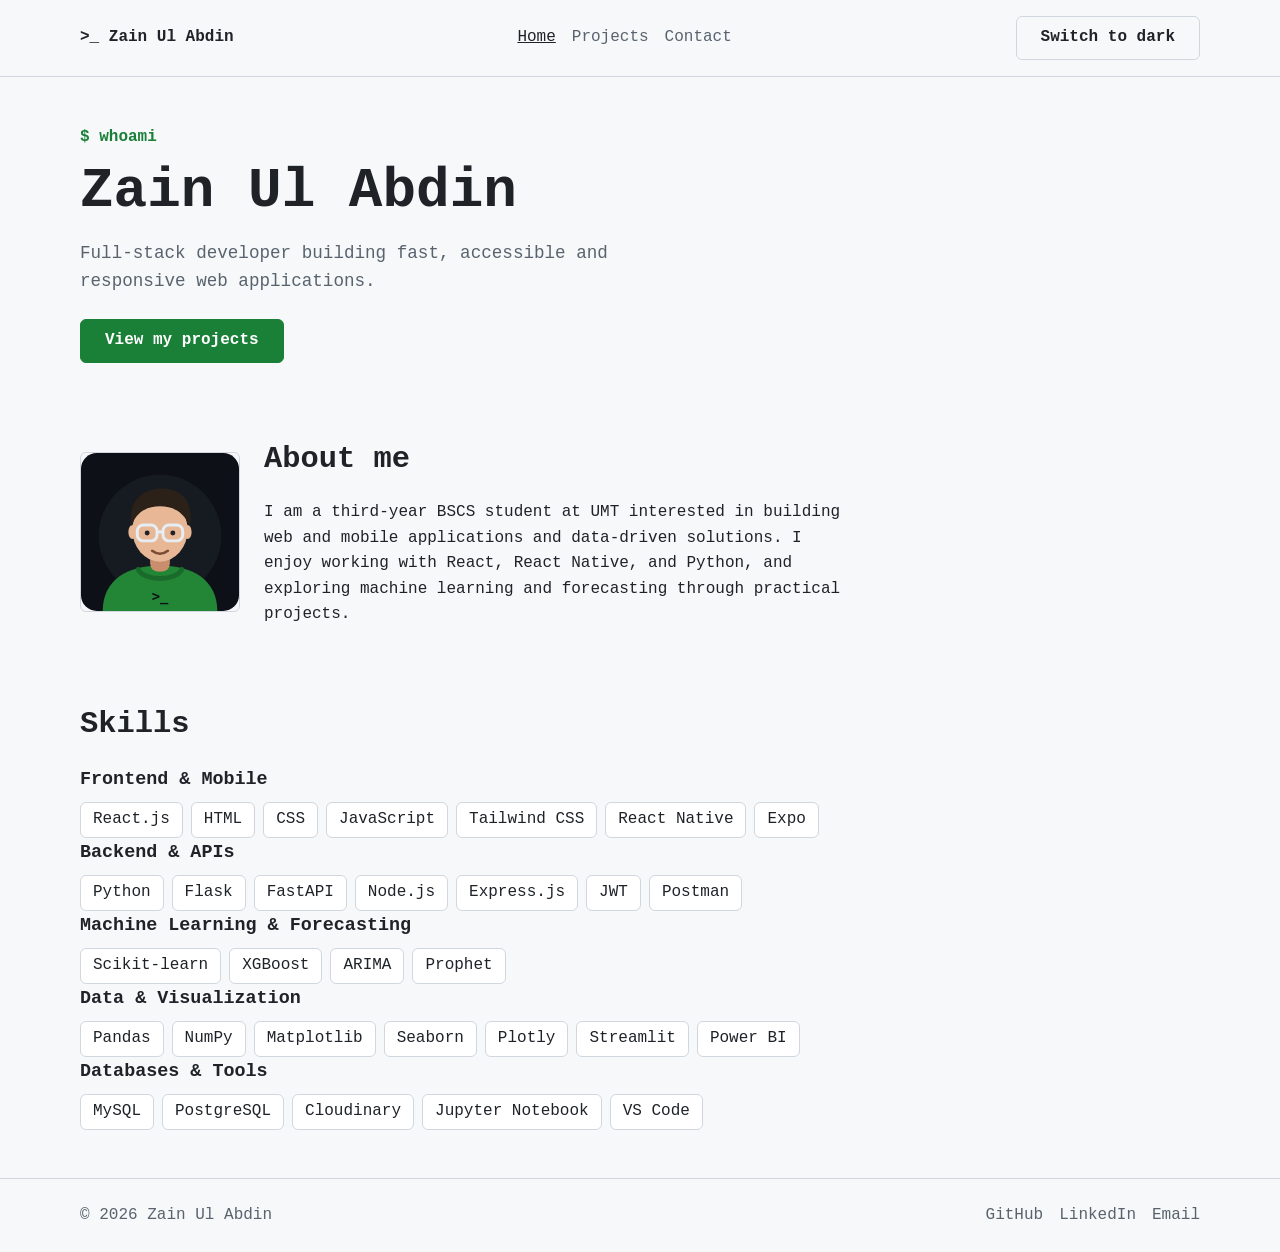
<file: index.html>
<!DOCTYPE html>
<html lang="en">
<head>
  <meta charset="UTF-8">
  <meta name="viewport" content="width=device-width, initial-scale=1">
  <title>Zain Ul Abdin | Full-Stack Developer</title>
  <meta name="description" content="Portfolio of Zain Ul Abdin, a full-stack developer building fast, accessible and responsive web applications.">
  <link rel="icon" type="image/svg+xml" href="public/favicon.svg">
  <link rel="stylesheet" href="css/styles.css">
  <script src="js/theme.js"></script>
</head>
<body>
  <a class="skip-link" href="#main">Skip to content</a>
  <header class="site-header">
    <div class="container nav">
      <a class="logo" href="index.html">&gt;_ Zain Ul Abdin</a>
      <nav aria-label="Main">
        <ul class="nav-links">
          <li><a href="index.html" aria-current="page">Home</a></li>
          <li><a href="projects.html">Projects</a></li>
          <li><a href="contact.html">Contact</a></li>
        </ul>
      </nav>
      <button type="button" id="theme-toggle" class="btn btn-outline">Switch theme</button>
    </div>
  </header>

  <main id="main" class="container">
    <section class="hero" aria-labelledby="hero-title">
      <p class="prompt">$ whoami</p>
      <h1 id="hero-title">Zain Ul Abdin</h1>
      <p class="lead">Full-stack developer building fast, accessible and responsive web applications.</p>
      <a class="btn" href="projects.html">View my projects</a>
    </section>

    <section class="section about" aria-labelledby="about-title">
      <img src="public/avatar/avatar.svg" width="160" height="160" alt="Terminal prompt icon used as my profile picture">
      <div>
        <h2 id="about-title">About me</h2>
        <p>I am a third-year BSCS student at UMT interested in building web and mobile applications and data-driven solutions. I enjoy working with React, React Native, and Python, and exploring machine learning and forecasting through practical projects.</p>
      </div>
    </section>

    <section class="section" aria-labelledby="skills-title">
      <h2 id="skills-title">Skills</h2>
      <div>
        <h3>Frontend &amp; Mobile</h3>
        <ul class="tags">
          <li>React.js</li>
          <li>HTML</li>
          <li>CSS</li>
          <li>JavaScript</li>
          <li>Tailwind CSS</li>
          <li>React Native</li>
          <li>Expo</li>
        </ul>
      </div>
      <div>
        <h3>Backend &amp; APIs</h3>
        <ul class="tags">
          <li>Python</li>
          <li>Flask</li>
          <li>FastAPI</li>
          <li>Node.js</li>
          <li>Express.js</li>
          <li>JWT</li>
          <li>Postman</li>
        </ul>
      </div>
      <div>
        <h3>Machine Learning &amp; Forecasting</h3>
        <ul class="tags">
          <li>Scikit-learn</li>
          <li>XGBoost</li>
          <li>ARIMA</li>
          <li>Prophet</li>
        </ul>
      </div>
      <div>
        <h3>Data &amp; Visualization</h3>
        <ul class="tags">
          <li>Pandas</li>
          <li>NumPy</li>
          <li>Matplotlib</li>
          <li>Seaborn</li>
          <li>Plotly</li>
          <li>Streamlit</li>
          <li>Power BI</li>
        </ul>
      </div>
      <div>
        <h3>Databases &amp; Tools</h3>
        <ul class="tags">
          <li>MySQL</li>
          <li>PostgreSQL</li>
          <li>Cloudinary</li>
          <li>Jupyter Notebook</li>
          <li>VS Code</li>
        </ul>
      </div>
    </section>
  </main>

  <footer class="site-footer">
    <div class="container footer-inner">
      <p>&copy; 2026 Zain Ul Abdin</p>
      <ul class="nav-links">
        <li><a href="https://github.com/zainshafique77-hash">GitHub</a></li>
        <li><a href="https://www.linkedin.com/in/zain-ul-abdin-677ab3425/">LinkedIn</a></li>
        <li><a href="mailto:zainshafique77@gmail.com">Email</a></li>
      </ul>
    </div>
  </footer>
</body>
</html>
</file>
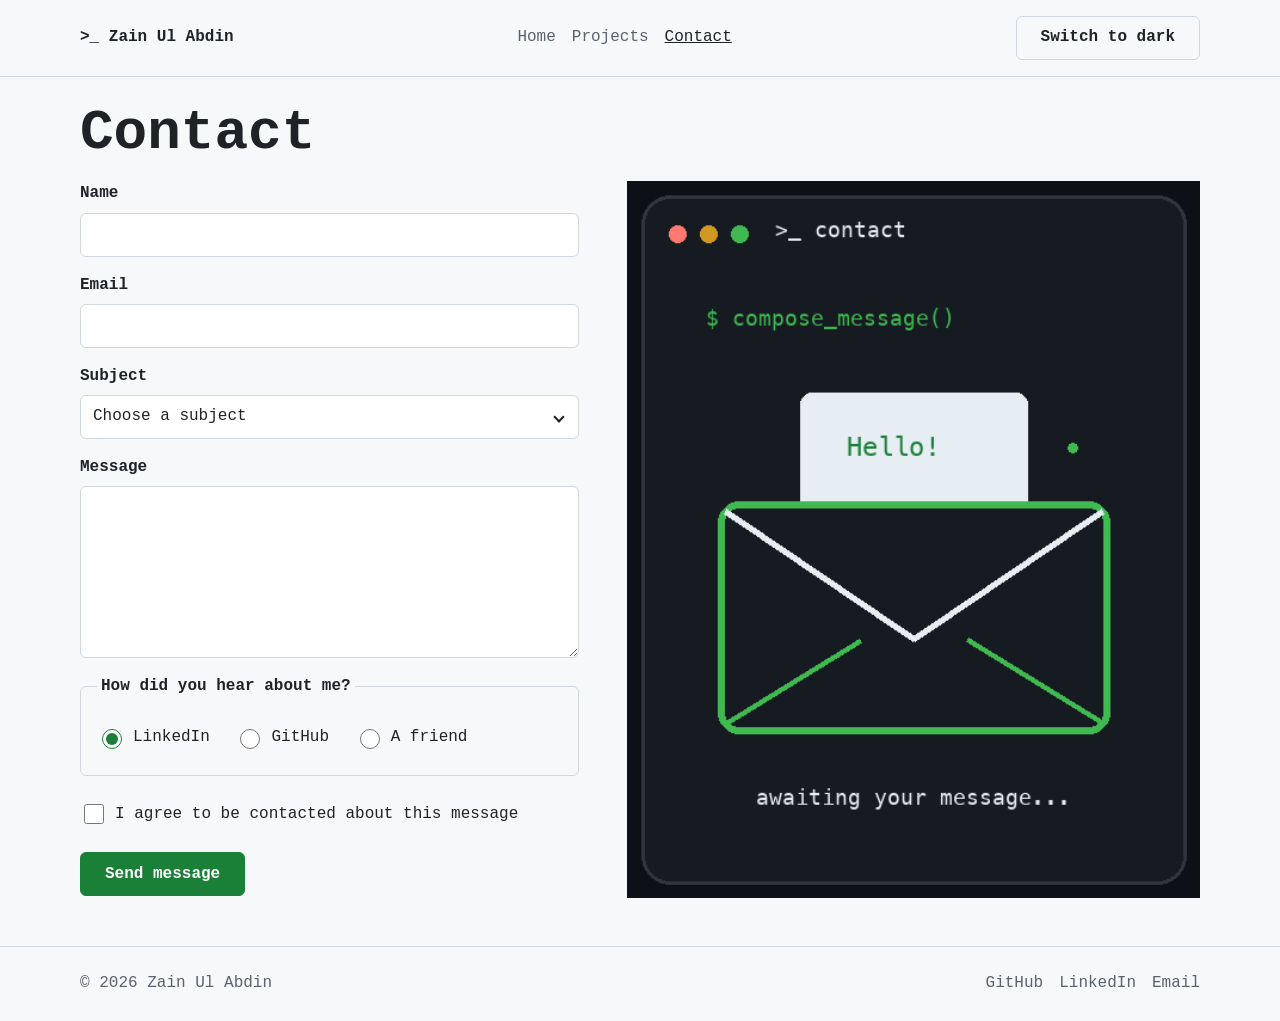
<file: contact.html>
<!DOCTYPE html>
<html lang="en">
<head>
  <meta charset="UTF-8">
  <meta name="viewport" content="width=device-width, initial-scale=1">
  <title>Contact | Zain Ul Abdin</title>
  <meta name="description" content="Get in touch with Zain Ul Abdin about internships and frontend projects.">
  <link rel="icon" type="image/svg+xml" href="public/favicon.svg">
  <link rel="stylesheet" href="css/styles.css">
  <script src="js/theme.js"></script>
</head>
<body>
  <a class="skip-link" href="#main">Skip to content</a>
  <header class="site-header">
    <div class="container nav">
      <a class="logo" href="index.html">&gt;_  Zain Ul Abdin</a>
      <nav aria-label="Main">
        <ul class="nav-links">
          <li><a href="index.html">Home</a></li>
          <li><a href="projects.html">Projects</a></li>
          <li><a href="contact.html" aria-current="page">Contact</a></li>
        </ul>
      </nav>
      <button type="button" id="theme-toggle" class="btn btn-outline">Switch theme</button>
    </div>
  </header>

  <main id="main" class="container">
    <section class="section" aria-labelledby="contact-title">
      <h1 id="contact-title">Contact</h1>

      <p id="form-success" class="success" role="status" hidden>Thanks! Your message was sent. I will reply soon.</p>

      <div class="contact-content">
        <form id="contact-form" action="#" method="post">
          <div class="field">
            <label for="name">Name</label>
            <input type="text" id="name" name="name" required minlength="3" autocomplete="name" aria-describedby="name-error">
            <p class="error" id="name-error" hidden></p>
          </div>

          <div class="field">
            <label for="email">Email</label>
            <input type="email" id="email" name="email" required autocomplete="email" aria-describedby="email-error">
            <p class="error" id="email-error" hidden></p>
          </div>

          <div class="field">
            <label for="subject">Subject</label>
            <select id="subject" name="subject" required aria-describedby="subject-error">
              <option value="">Choose a subject</option>
              <option value="internship">Internship opportunity</option>
              <option value="project">Project collaboration</option>
              <option value="feedback">Feedback</option>
              <option value="other">Other</option>
            </select>
            <p class="error" id="subject-error" hidden></p>
          </div>

          <div class="field">
            <label for="message">Message</label>
            <textarea id="message" name="message" rows="6" required minlength="20" aria-describedby="message-error"></textarea>
            <p class="error" id="message-error" hidden></p>
          </div>

          <fieldset>
            <legend>How did you hear about me?</legend>
            <label class="inline"><input type="radio" name="source" value="linkedin" checked> LinkedIn</label>
            <label class="inline"><input type="radio" name="source" value="github"> GitHub</label>
            <label class="inline"><input type="radio" name="source" value="friend"> A friend</label>
          </fieldset>

          <div class="field">
            <label class="inline"><input type="checkbox" id="consent" name="consent" required aria-describedby="consent-error"> I agree to be contacted about this message</label>
            <p class="error" id="consent-error" hidden></p>
          </div>

          <button type="submit" class="btn">Send message</button>
        </form>
        <img class="contact-illustration" src="public/contact.gif" width="480" height="360" alt="">
      </div>
    </section>
  </main>

  <footer class="site-footer">
    <div class="container footer-inner">
      <p>&copy; 2026  Zain Ul Abdin</p>
      <ul class="nav-links">
       <li><a href="https://github.com/zainshafique77-hash">GitHub</a></li>
        <li><a href="https://www.linkedin.com/in/zain-ul-abdin-677ab3425/">LinkedIn</a></li>
        <li><a href="mailto:zainshafique77@gmail.com">Email</a></li>
      </ul>
    </div>
  </footer>

  <script src="js/contact.js" defer></script>
</body>
</html>
</file>
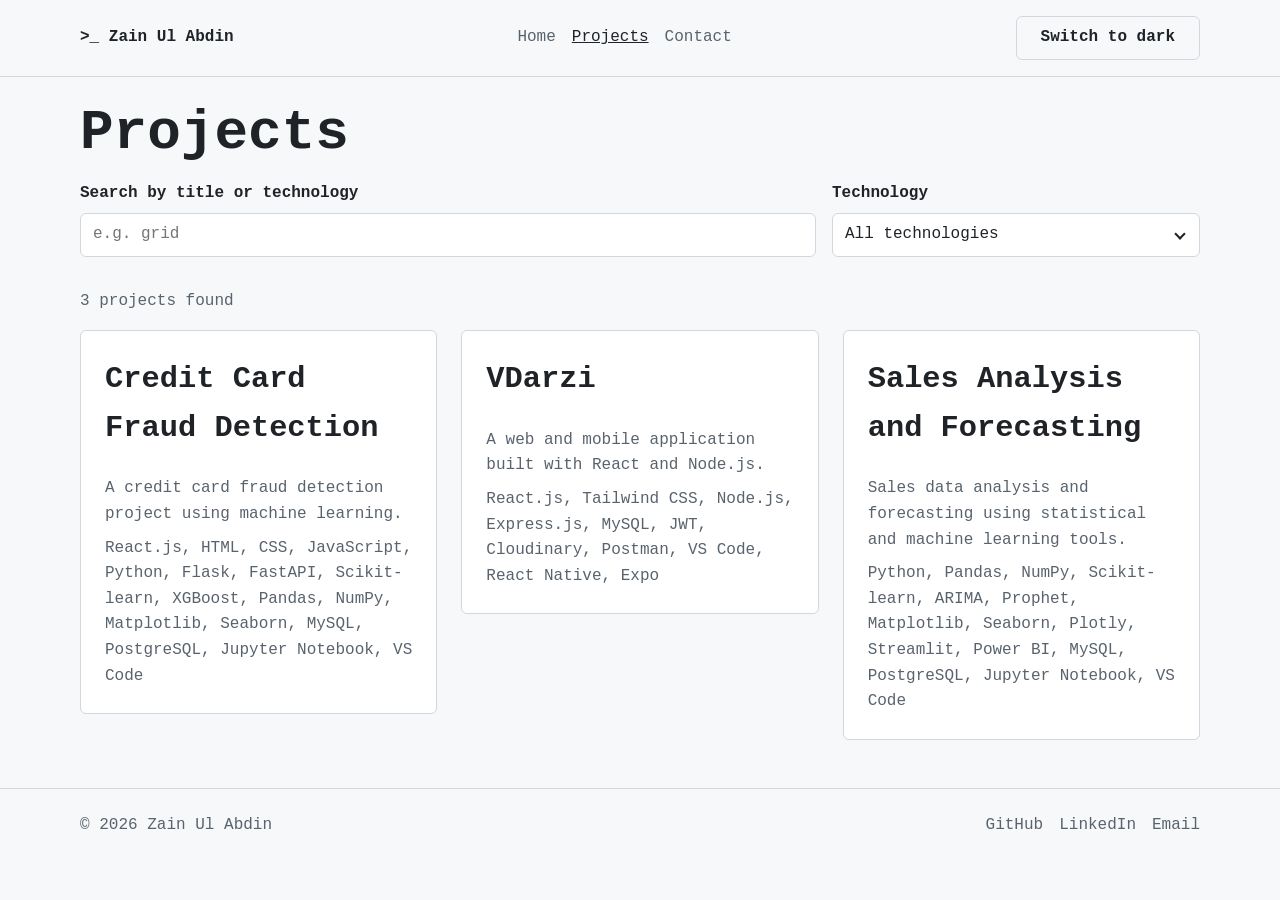
<file: projects.html>
<!DOCTYPE html>
<html lang="en">
<head>
  <meta charset="UTF-8">
  <meta name="viewport" content="width=device-width, initial-scale=1">
  <title>Projects | Zain Ul Abdin</title>
  <meta name="description" content="Selected web projects by Zain Ul Abdin. Search by title or filter by technology.">
  <link rel="icon" type="image/svg+xml" href="public/favicon.svg">
  <link rel="stylesheet" href="css/styles.css">
  <script src="js/theme.js"></script>
</head>
<body>
  <a class="skip-link" href="#main">Skip to content</a>
  <header class="site-header">
    <div class="container nav">
      <a class="logo" href="index.html">&gt;_ Zain Ul Abdin</a>
      <nav aria-label="Main">
        <ul class="nav-links">
          <li><a href="index.html">Home</a></li>
          <li><a href="projects.html" aria-current="page">Projects</a></li>
          <li><a href="contact.html">Contact</a></li>
        </ul>
      </nav>
      <button type="button" id="theme-toggle" class="btn btn-outline">Switch theme</button>
    </div>
  </header>

  <main id="main" class="container">
    <section class="section" aria-labelledby="projects-title">
      <h1 id="projects-title">Projects</h1>

      <div class="controls">
        <div class="field">
          <label for="search">Search by title or technology</label>
          <input type="search" id="search" placeholder="e.g. grid">
        </div>
        <div class="field">
          <label for="tech-filter">Technology</label>
          <select id="tech-filter">
            <option value="all">All technologies</option>
          </select>
        </div>
      </div>

      <p id="result-count" class="muted" aria-live="polite"></p>
      <p id="empty-message" class="empty" hidden>No projects found</p>
      <ul id="project-grid" class="project-grid"></ul>
    </section>
  </main>

  <footer class="site-footer">
    <div class="container footer-inner">
      <p>&copy; 2026 Zain Ul Abdin</p>
      <ul class="nav-links">
       <li><a href="https://github.com/zainshafique77-hash">GitHub</a></li>
        <li><a href="https://www.linkedin.com/in/zain-ul-abdin-677ab3425/">LinkedIn</a></li>
        <li><a href="mailto:zainshafique77@gmail.com">Email</a></li>
      </ul>
    </div>
  </footer>

  <script src="js/data.js" defer></script>
  <script src="js/projects.js" defer></script>
</body>
</html>
</file>
<file: css/styles.css>
*,
*::before,
*::after {
  box-sizing: border-box;
}

:root {
  /* Light theme (default) */
  --bg: #f6f8fa;
  --fg: #1f2328;
  --muted: #59636e;
  --accent: #1a7f37;
  --accent-contrast: #ffffff;
  --card: #ffffff;
  --border: #d0d7de;
  --error: #cf222e;

  --radius: 6px;
  --space-1: 0.5rem;
  --space-2: 1rem;
  --space-3: 1.5rem;
  --space-4: 3rem;
  --font: ui-monospace, "JetBrains Mono", "SFMono-Regular", Consolas, "Liberation Mono", monospace;

  color-scheme: light;
}

/* Dark theme: follows the OS unless the user chose light manually */
@media (prefers-color-scheme: dark) {
  :root:not([data-theme="light"]) {
    --bg: #0d1117;
    --fg: #e6edf3;
    --muted: #9aa4af;
    --accent: #3fb950;
    --accent-contrast: #0d1117;
    --card: #161b22;
    --border: #30363d;
    --error: #ff7b72;
    color-scheme: dark;
  }
}

/* Dark theme: manual toggle */
:root[data-theme="dark"] {
  --bg: #0d1117;
  --fg: #e6edf3;
  --muted: #9aa4af;
  --accent: #3fb950;
  --accent-contrast: #0d1117;
  --card: #161b22;
  --border: #30363d;
  --error: #ff7b72;
  color-scheme: dark;
}

body {
  margin: 0;
  background: var(--bg);
  color: var(--fg);
  font-family: var(--font);
  line-height: 1.6;
}

img {
  max-width: 100%;
  height: auto;
}

h1 { font-size: clamp(2rem, 6vw, 3.5rem); line-height: 1.15; margin: 0 0 var(--space-2); }
h2 { font-size: clamp(1.4rem, 3vw, 1.9rem); margin: 0 0 var(--space-2); }
h3 { font-size: 1.15rem; margin: 0 0 var(--space-1); }

a { color: var(--accent); }

.container {
  width: min(100% - 2rem, 70rem);
  margin-inline: auto;
}

.muted { color: var(--muted); }

.skip-link {
  position: absolute;
  left: var(--space-1);
  top: -4rem;
  background: var(--accent);
  color: var(--accent-contrast);
  padding: var(--space-1) var(--space-2);
  border-radius: var(--radius);
}
.skip-link:focus { top: var(--space-1); }

/* Navbar (Flexbox) */
.site-header {
  border-bottom: 1px solid var(--border);
}
.nav {
  display: flex;
  flex-wrap: wrap;
  align-items: center;
  justify-content: space-between;
  gap: var(--space-2);
  padding-block: var(--space-2);
}
.logo {
  font-weight: 700;
  color: var(--fg);
  text-decoration: none;
}
.nav-links {
  display: flex;
  flex-wrap: wrap;
  gap: var(--space-2);
  list-style: none;
  margin: 0;
  padding: 0;
}
.nav-links a { color: var(--muted); text-decoration: none; }
.nav-links a:hover,
.nav-links a[aria-current="page"] { color: var(--fg); text-decoration: underline; }

/* Buttons */
.btn {
  display: inline-flex;
  align-items: center;
  justify-content: center;
  min-height: 44px;
  padding: 0 var(--space-3);
  background: var(--accent);
  color: var(--accent-contrast);
  border: 1px solid var(--accent);
  border-radius: var(--radius);
  font: inherit;
  font-weight: 700;
  text-decoration: none;
  cursor: pointer;
}
.btn-outline {
  background: transparent;
  color: var(--fg);
  border-color: var(--border);
}

/* Visible keyboard focus */
:focus-visible {
  outline: 3px solid var(--accent);
  outline-offset: 3px;
}

/* Hero and sections */
.hero { padding-block: var(--space-4); }
.prompt { color: var(--accent); margin: 0 0 var(--space-1); font-weight: 700; }
.lead { max-width: 60ch; color: var(--muted); font-size: 1.1rem; margin: 0 0 var(--space-3); }

.section { padding-block: var(--space-3) var(--space-4); }
.about { display: flex; flex-wrap: wrap; align-items: center; gap: var(--space-3); }
.about img { border-radius: var(--radius); border: 1px solid var(--border); }
.about p { max-width: 60ch; margin: 0; }

.tags { display: flex; flex-wrap: wrap; gap: var(--space-1); list-style: none; margin: 0; padding: 0; }
.tags li {
  padding: 0.25rem 0.75rem;
  background: var(--card);
  border: 1px solid var(--border);
  border-radius: var(--radius);
}

.site-footer { border-top: 1px solid var(--border); padding-block: var(--space-3); color: var(--muted); }
.footer-inner { display: flex; flex-wrap: wrap; justify-content: space-between; gap: var(--space-2); }
.footer-inner p { margin: 0; }

.field { display: flex; flex-direction: column; gap: 0.35rem; margin-bottom: var(--space-2); }
label { font-weight: 700; }

input[type="text"],
input[type="email"],
input[type="search"],
select,
textarea {
  width: 100%;
  min-height: 44px;
  padding: 0.5rem 0.75rem;
  background: var(--card);
  color: var(--fg);
  border: 1px solid var(--border);
  border-radius: var(--radius);
  font: inherit;
}

#tech-filter,
#subject {
  appearance: none;
  padding-right: 2.5rem;
}

.field:has(#tech-filter),
.field:has(#subject) {
  position: relative;
}

.field:has(#tech-filter)::after,
.field:has(#subject)::after {
  content: "";
  position: absolute;
  top: calc(1.6em + 0.35rem + 1.1rem);
  right: 1rem;
  width: 0.5rem;
  height: 0.5rem;
  border-right: 2px solid var(--fg);
  border-bottom: 2px solid var(--fg);
  transform: rotate(45deg);
  pointer-events: none;
}

.controls { display: grid; gap: var(--space-2); margin-bottom: var(--space-1); }

/* Mobile first: 1 column */
.project-grid {
  display: grid;
  grid-template-columns: 1fr;
  gap: var(--space-3);
  list-style: none;
  margin: var(--space-2) 0 0;
  padding: 0;
}

.card {
  min-width: 0;
  display: flex;
  flex-direction: column;
  gap: var(--space-1);
  padding: var(--space-3);
  background: var(--card);
  border: 1px solid var(--border);
  border-radius: var(--radius);
  overflow-wrap: anywhere;
}
.card p { margin: 0; color: var(--muted); }
.card .year { font-size: 0.9rem; }
.card a { margin-top: auto; }

.empty { font-weight: 700; color: var(--muted); }

@media (min-width: 640px) {
  .controls { grid-template-columns: 2fr 1fr; }
  .project-grid { grid-template-columns: repeat(2, 1fr); }
}

@media (min-width: 1024px) {
  .project-grid { grid-template-columns: repeat(3, 1fr); }
}

@media (prefers-reduced-motion: no-preference) {
  .card { transition: transform 0.2s ease, border-color 0.2s ease; }
  .card:hover { transform: translateY(-3px); border-color: var(--accent); }
}

#contact-form { max-width: 40rem; }
.contact-content {
  display: grid;
  grid-template-columns: minmax(0, 1fr) minmax(0, 1.15fr);
  align-items: start;
  gap: var(--space-4);
}
.contact-illustration {
  display: block;
  width: 100%;
  height: auto;
  margin-inline: auto;
}
textarea { resize: vertical; }
fieldset { border: 1px solid var(--border); border-radius: var(--radius); margin: 0 0 var(--space-2); padding: var(--space-2); }
legend { font-weight: 700; padding-inline: 0.25rem; }
.inline { display: inline-flex; align-items: center; gap: 0.5rem; margin-right: var(--space-2); font-weight: 400; min-height: 44px; }
input[type="radio"],
input[type="checkbox"] { width: 1.25rem; height: 1.25rem; accent-color: var(--accent); }

.error { color: var(--error); margin: 0; font-size: 0.9rem; }
[aria-invalid="true"] { border-color: var(--error); }
.success {
  padding: var(--space-2);
  border: 1px solid var(--accent);
  border-radius: var(--radius);
  background: var(--card);
}

@media (max-width: 960px) {
  .contact-content { grid-template-columns: 1fr; gap: var(--space-2); }
  .contact-illustration { max-width: 24rem; }
}
</file>
